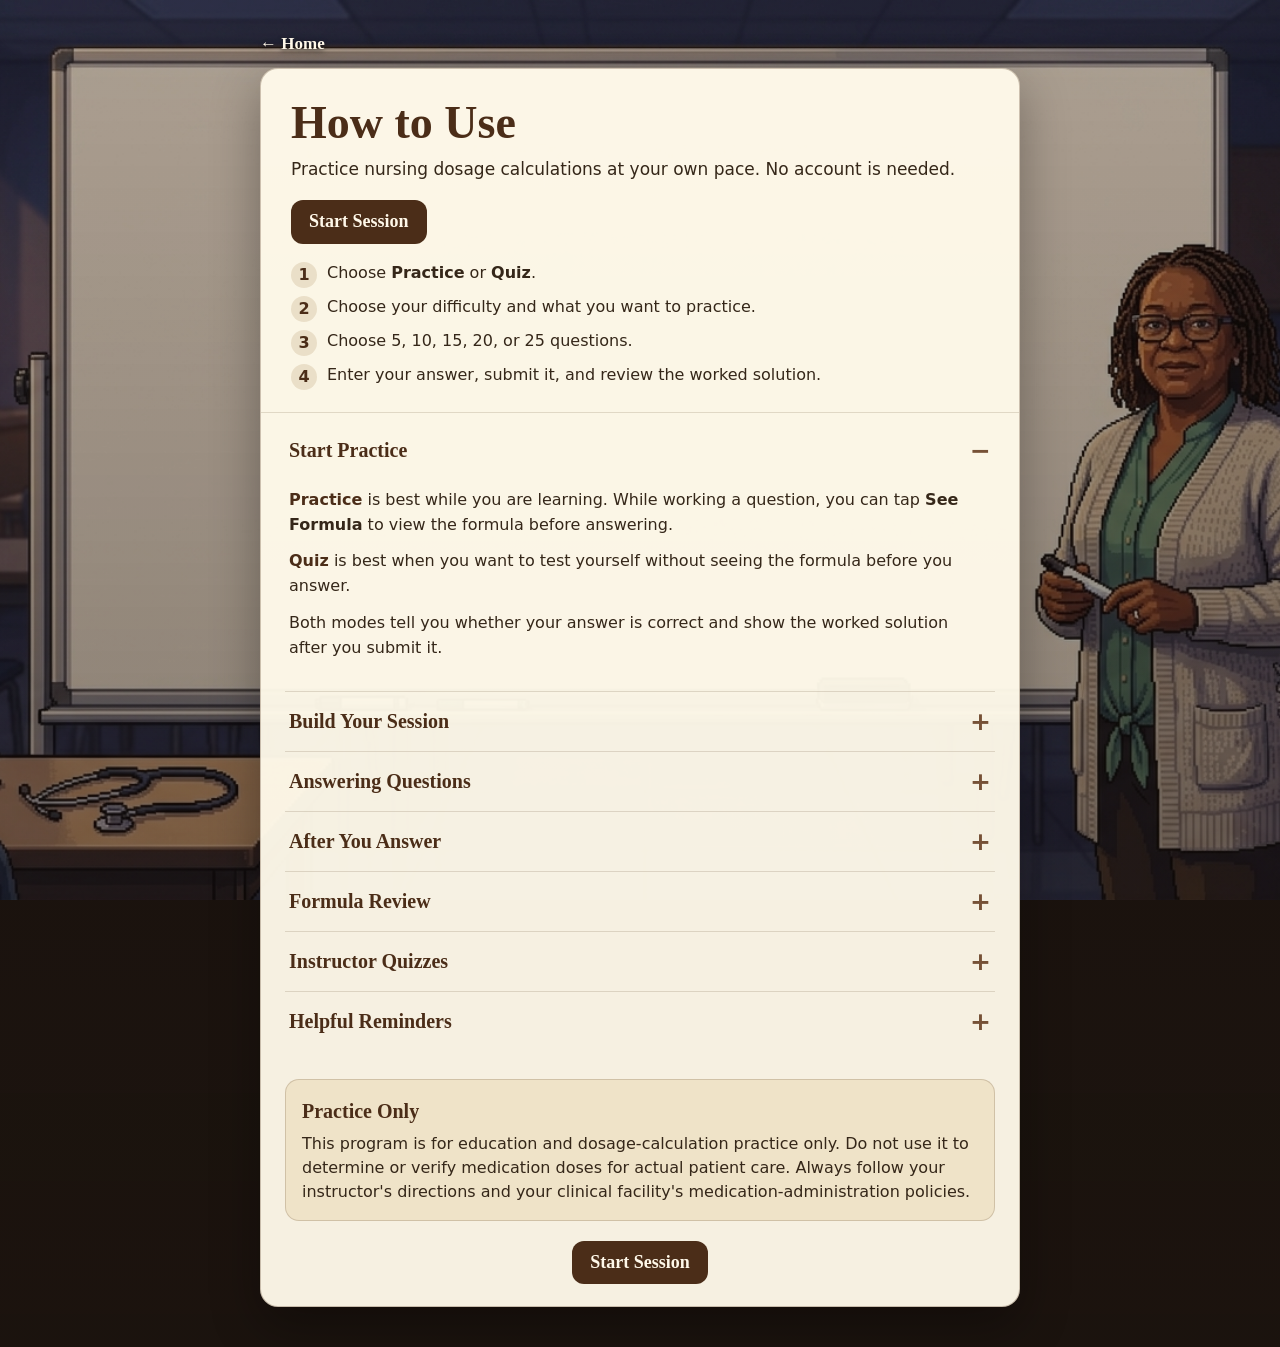
<file: web/dosage-how-to.html>
<!doctype html>
<html lang="en">
<head>
  <meta charset="utf-8">
  <meta name="viewport" content="width=device-width, initial-scale=1">
  <title>How to Use · Dr. Reid's Dosage Calc Pro</title>
  <style>
    * { box-sizing: border-box; }
    html, body { margin: 0; min-height: 100%; }
    body {
      min-height: 100svh;
      background: #1b130e;
      color: #352719;
      font-family: system-ui, -apple-system, BlinkMacSystemFont, "Segoe UI", sans-serif;
      overflow-x: hidden;
    }
    .shell {
      min-height: 100svh;
      padding: 18px 14px 40px;
      background:
        linear-gradient(rgba(27,19,14,.34), rgba(27,19,14,.58)),
        url("images/dosage-lab/dosage-lab-classroom.png?v=20260819-1") center/cover fixed no-repeat;
    }
    .page { width: min(760px, 100%); margin: 0 auto; }
    .topbar { display: flex; align-items: center; justify-content: space-between; gap: 12px; margin-bottom: 14px; }
    .home-link {
      color: #fff8e9;
      text-decoration: none;
      font: 700 17px/1.2 "Segoe Print", "Bradley Hand", "Comic Sans MS", cursive;
      text-shadow: 0 2px 5px rgba(0,0,0,.65);
    }
    .paper {
      background: rgba(255,250,235,.96);
      border: 1px solid rgba(84,55,30,.28);
      border-radius: 18px;
      box-shadow: 0 18px 50px rgba(0,0,0,.32);
      overflow: hidden;
    }
    .hero { padding: 24px 20px 18px; border-bottom: 1px solid rgba(84,55,30,.16); }
    h1, h2, summary {
      font-family: "Segoe Print", "Bradley Hand", "Comic Sans MS", cursive;
      color: #4b2d18;
    }
    h1 { margin: 0 0 8px; font-size: clamp(30px, 8vw, 46px); line-height: 1.05; }
    .lead { margin: 0 0 18px; font-size: 17px; line-height: 1.55; }
    .start {
      display: inline-block;
      padding: 12px 18px;
      border-radius: 12px;
      background: #4b2d18;
      color: #fff8e9;
      text-decoration: none;
      font: 700 18px/1.1 "Segoe Print", "Bradley Hand", "Comic Sans MS", cursive;
    }
    .quick { display: grid; gap: 8px; margin: 18px 0 0; padding: 0; list-style: none; }
    .quick li { display: flex; gap: 10px; align-items: flex-start; line-height: 1.4; }
    .num {
      flex: 0 0 26px; height: 26px; display: grid; place-items: center;
      border-radius: 50%; background: #eadfc8; color: #4b2d18; font-weight: 800;
    }
    .sections { padding: 8px 14px 14px; }
    details { border-bottom: 1px solid rgba(84,55,30,.16); }
    details:last-of-type { border-bottom: 0; }
    summary {
      cursor: pointer;
      list-style: none;
      padding: 17px 4px;
      font-weight: 800;
      font-size: 20px;
      display: flex;
      justify-content: space-between;
      align-items: center;
      gap: 12px;
    }
    summary::-webkit-details-marker { display: none; }
    summary::after { content: "+"; font: 800 25px/1 system-ui, sans-serif; color: #765136; }
    details[open] summary::after { content: "−"; }
    .content { padding: 0 4px 18px; font-size: 16px; line-height: 1.55; }
    .content p { margin: 8px 0 12px; }
    .content ul { margin: 8px 0 12px; padding-left: 22px; }
    .content li { margin: 5px 0; }
    .label { font-weight: 800; color: #4b2d18; }
    .example {
      margin: 9px 0;
      padding: 10px 12px;
      border-radius: 10px;
      background: #f2ead8;
      font: 700 17px/1.35 ui-monospace, SFMono-Regular, Menlo, monospace;
    }
    .notice {
      margin: 14px;
      padding: 16px;
      border-radius: 14px;
      background: #efe3c8;
      border: 1px solid rgba(84,55,30,.2);
      line-height: 1.5;
    }
    .notice h2 { margin: 0 0 6px; font-size: 20px; }
    .bottom { text-align: center; padding: 6px 14px 22px; }
    @media (min-width: 700px) {
      .shell { padding-top: 34px; }
      .hero { padding: 30px 30px 22px; }
      .sections { padding-left: 24px; padding-right: 24px; }
      .notice { margin-left: 24px; margin-right: 24px; }
    }
  </style>
</head>
<body>
  <main class="shell">
    <div class="page">
      <div class="topbar"><a class="home-link" href="dosage-lab-prototype.html">← Home</a></div>
      <article class="paper">
        <header class="hero">
          <h1>How to Use</h1>
          <p class="lead">Practice nursing dosage calculations at your own pace. No account is needed.</p>
          <a class="start" href="dosage-lab-run.html">Start Session</a>
          <ol class="quick" aria-label="Quick start">
            <li><span class="num">1</span><span>Choose <strong>Practice</strong> or <strong>Quiz</strong>.</span></li>
            <li><span class="num">2</span><span>Choose your difficulty and what you want to practice.</span></li>
            <li><span class="num">3</span><span>Choose 5, 10, 15, 20, or 25 questions.</span></li>
            <li><span class="num">4</span><span>Enter your answer, submit it, and review the worked solution.</span></li>
          </ol>
        </header>

        <section class="sections">
          <details open>
            <summary>Start Practice</summary>
            <div class="content">
              <p><span class="label">Practice</span> is best while you are learning. While working a question, you can tap <strong>See Formula</strong> to view the formula before answering.</p>
              <p><span class="label">Quiz</span> is best when you want to test yourself without seeing the formula before you answer.</p>
              <p>Both modes tell you whether your answer is correct and show the worked solution after you submit it.</p>
            </div>
          </details>

          <details>
            <summary>Build Your Session</summary>
            <div class="content">
              <p><span class="label">Difficulty:</span> Easy, Standard, or Challenge. Difficulty changes how convenient the numbers are, not the nursing logic.</p>
              <p><span class="label">Choose what to practice:</span></p>
              <ul>
                <li><strong>Medication Dosing</strong> — medication amounts, reconstitution, and electrolyte volumes</li>
                <li><strong>Pediatric Dosing</strong> — weight-based dosing, safe-dose ranges, and divided doses</li>
                <li><strong>Infusion Rates</strong> — pump rates, gravity rates, mL/hr, gtt/min, and other infusion-rate calculations</li>
                <li><strong>IV Time &amp; Volume</strong> — infusion duration and completion time</li>
              </ul>
              <p>Choose a whole family for variety, choose one subtype to drill a specific skill, or use <strong>Random Mix — All Families</strong>.</p>
            </div>
          </details>

          <details>
            <summary>Answering Questions</summary>
            <div class="content">
              <p>For most questions, enter the <strong>number and unit</strong>.</p>
              <div class="example">4.7 mL</div>
              <div class="example">125 mL/hr</div>
              <p>The unit matters. A correct number with the wrong unit is not a complete dosage-calculation answer.</p>
              <p>For IV completion-time questions, enter 24-hour time:</p>
              <div class="example">16:30</div>
              <p>For pediatric safe-dose questions, you may first choose <strong>Safe</strong>, <strong>Too Low</strong>, or <strong>Too High</strong>. If the dose is safe, you may then calculate the amount to administer.</p>
            </div>
          </details>

          <details>
            <summary>After You Answer</summary>
            <div class="content">
              <p>The program shows whether your answer is <strong>Correct</strong> or <strong>Incorrect</strong>, followed by the correct answer, formula, and worked calculation.</p>
              <p>Choose <strong>Next Question</strong> to continue. At the end, you will see your score and percentage.</p>
            </div>
          </details>

          <details>
            <summary>Formula Review</summary>
            <div class="content">
              <p>Choose <strong>Formula Review</strong> from the home page when you want to study the dosage calculation formulas without starting a practice session.</p>
            </div>
          </details>

          <details>
            <summary>Instructor Quizzes</summary>
            <div class="content">
              <p>Choose <strong>Instructor Quizzes</strong> to see quizzes that have been prepared and published by your instructor.</p>
              <p>Select the assigned quiz and work through it one question at a time. Your score and percentage are shown when the quiz is complete.</p>
              <p>If no quizzes are currently published, the page will tell you.</p>
            </div>
          </details>

          <details>
            <summary>Helpful Reminders</summary>
            <div class="content">
              <ul>
                <li>Read the entire question before calculating.</li>
                <li>Pay close attention to units.</li>
                <li>Convert units when necessary before solving.</li>
                <li>Follow any rounding directions in the question.</li>
                <li>Enter the requested unit with your answer.</li>
                <li>If you miss a question, review the worked solution before moving on.</li>
              </ul>
            </div>
          </details>
        </section>

        <aside class="notice">
          <h2>Practice Only</h2>
          This program is for education and dosage-calculation practice only. Do not use it to determine or verify medication doses for actual patient care. Always follow your instructor's directions and your clinical facility's medication-administration policies.
        </aside>

        <div class="bottom"><a class="start" href="dosage-lab-run.html">Start Session</a></div>
      </article>
    </div>
  </main>
</body>
</html>
</file>
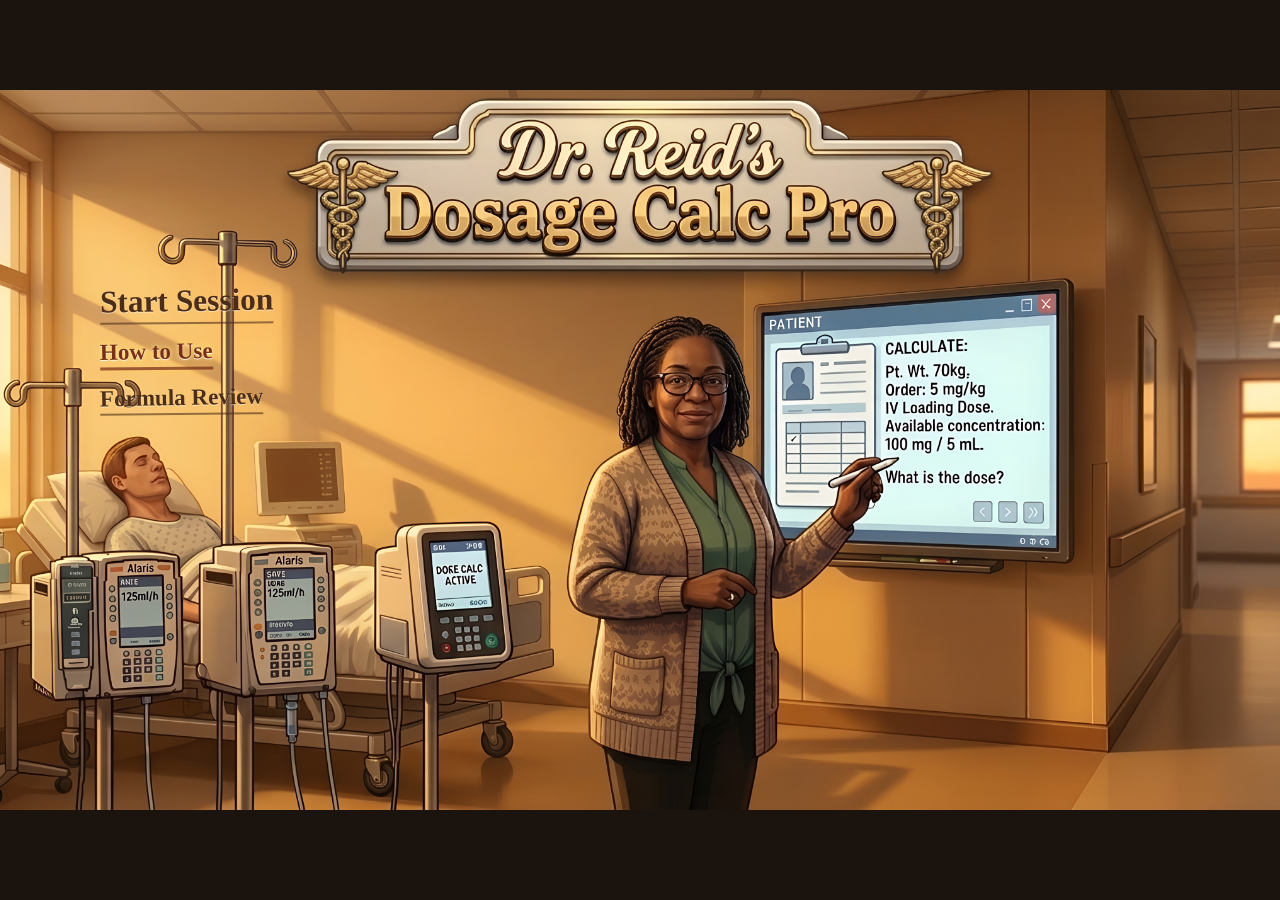
<file: web/dosage-lab-prototype.html>
<!doctype html>
<html lang="en">
<head>
  <meta charset="utf-8">
  <meta name="viewport" content="width=device-width, initial-scale=1">
  <title>Dr. Reid's Dosage Calc Pro</title>
  <link rel="stylesheet" href="dosage-lab-home.css">
</head>
<body>
  <main class="home-shell">
    <section class="home-stage" aria-label="Dr. Reid's Dosage Calc Pro">
      <nav class="home-actions" aria-label="Dosage calculation options">
        <a class="home-action primary" href="dosage-lab-run.html">Start Session</a>
        <a class="home-action guide" href="dosage-how-to.html">How to Use</a>
        <a class="home-action" href="dosage-lab-run.html#formulas">Formula Review</a>
      </nav>
    </section>

    <section class="portrait-home" aria-label="Dr. Reid's Dosage Calc Pro mobile home">
      <nav class="portrait-actions" aria-label="Dosage calculation options">
        <a class="portrait-action primary" href="dosage-lab-run.html">Start Session</a>
        <a class="portrait-action guide" href="dosage-how-to.html"><span class="new-here">New here?</span>How to Use</a>
        <a class="portrait-action" href="dosage-lab-run.html#formulas">Formula Review</a>
      </nav>
    </section>
  </main>
</body>
</html>
</file>
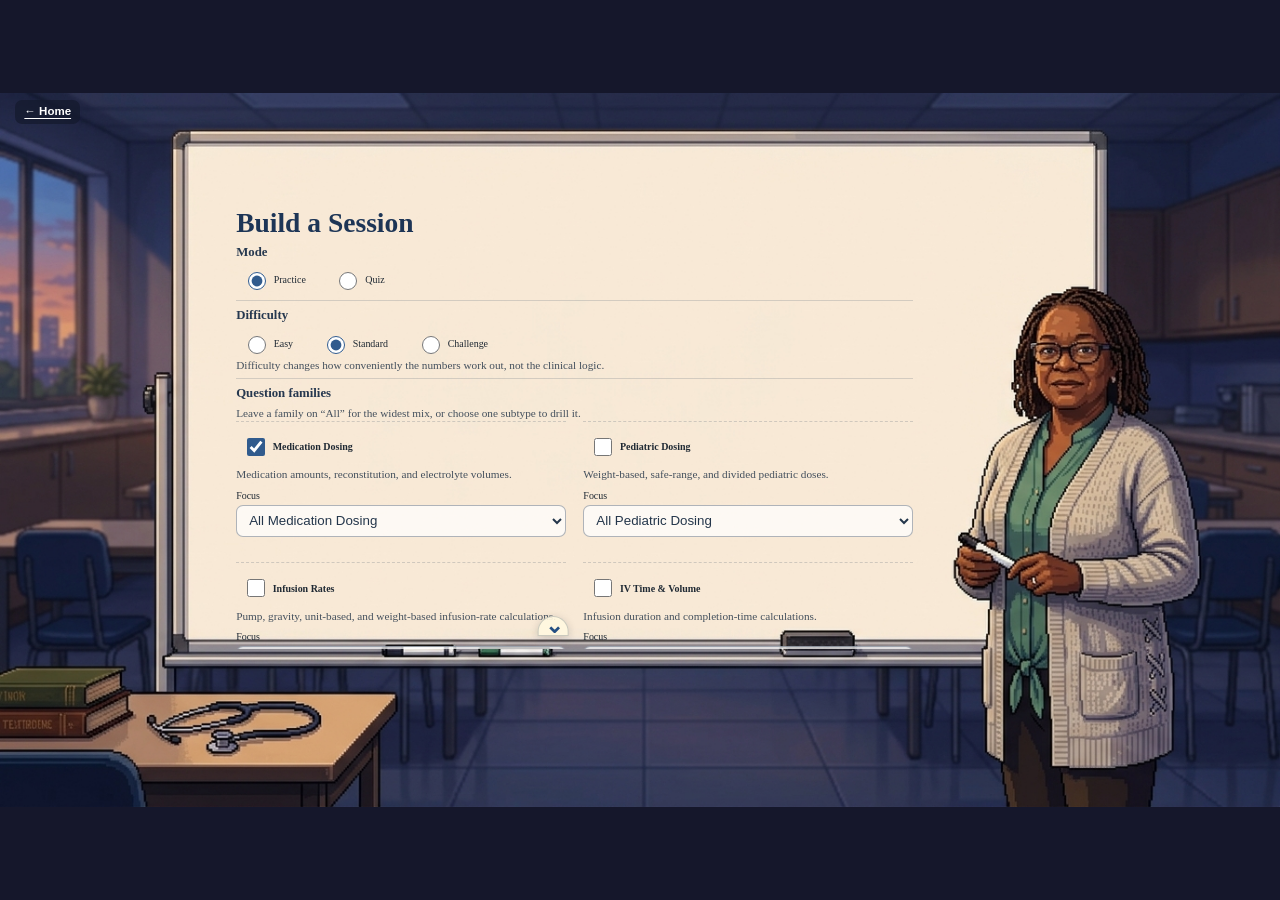
<file: web/dosage-lab-run.html>
<!doctype html>
<html lang="en">
<head>
  <meta charset="utf-8">
  <meta name="viewport" content="width=device-width, initial-scale=1">
  <title>Dr. Reid's Dosage Calc Pro</title>
  <link rel="stylesheet" href="dosage-lab.css">
</head>
<body>
  <main class="dosage-lab-shell">
    <section class="dosage-lab-stage" aria-label="Dosage calculation classroom">
      <a class="home-link" href="dosage-lab-prototype.html">← Home</a>
      <section id="app" class="board dosage-board" aria-live="polite" tabindex="-1"></section>
      <button id="scroll-cue" class="scroll-cue" type="button" aria-label="Show more session options" hidden><span aria-hidden="true">⌄</span></button>
    </section>
  </main>
  <script src="dosage-engine.js?v=20260820-1"></script>
  <script src="dosage-engine-clinical-pools.js?v=20260820-1"></script>
  <script src="dosage-engine-expanded-clinical.js?v=20260820-1"></script>
  <script src="dosage-engine-rate-expansion.js?v=20260820-1"></script>
  <script src="dosage-families.js?v=20260820-1"></script>
  <script src="dosage-lab.js"></script>
</body>
</html>
</file>
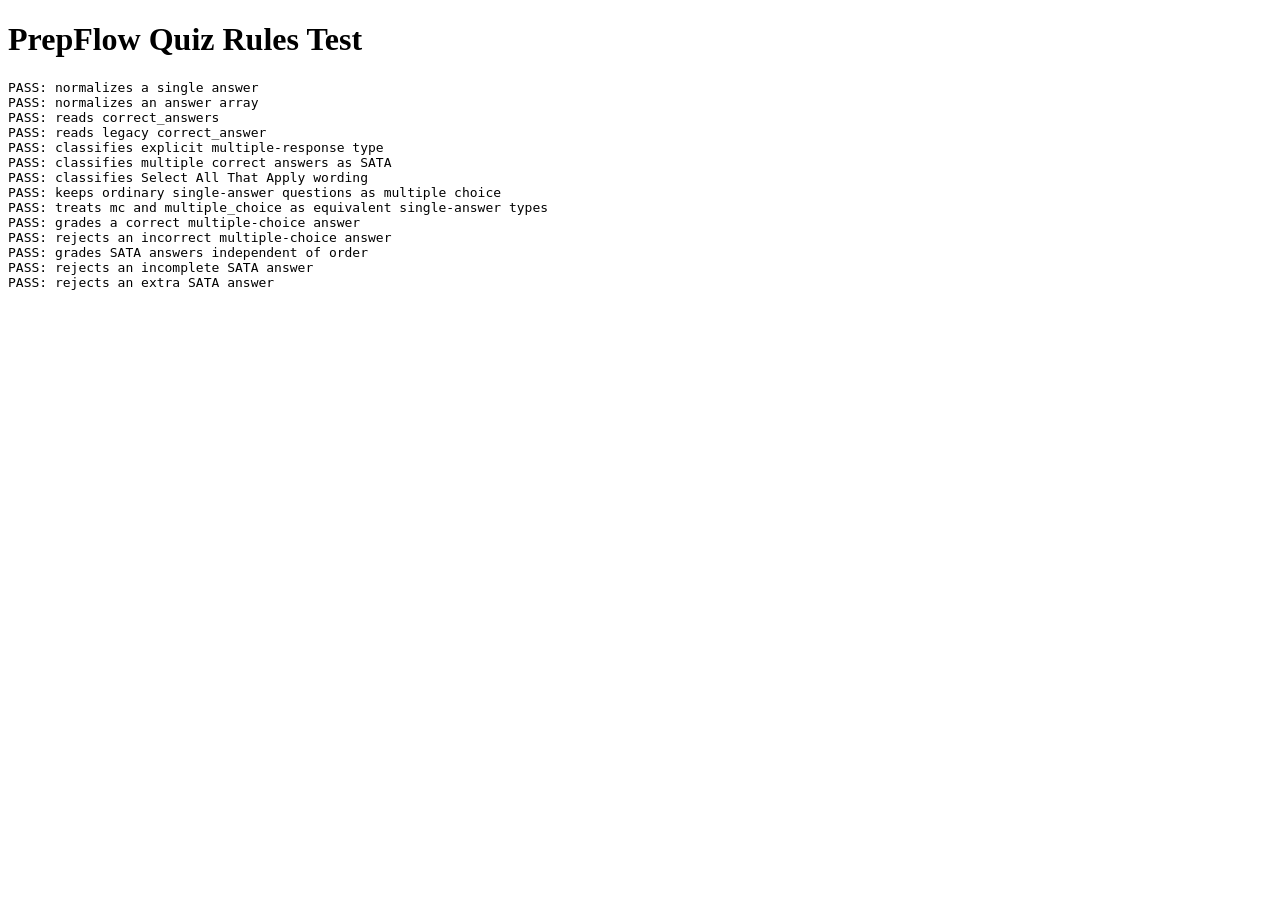
<file: web/quiz-rules.test.html>
<!doctype html>
<html lang="en">
<head>
  <meta charset="utf-8">
  <meta name="viewport" content="width=device-width, initial-scale=1">
  <title>PrepFlow Quiz Rules Test</title>
</head>
<body>
  <h1>PrepFlow Quiz Rules Test</h1>
  <pre id="results">Running…</pre>

  <script src="quiz-rules.js"></script>
  <script>
    const results = [];

    function check(name, condition) {
      results.push(`${condition ? "PASS" : "FAIL"}: ${name}`);
      if (!condition) {
        throw new Error(name);
      }
    }

    const rules = window.PrepFlowQuizRules;

    check(
      "normalizes a single answer",
      JSON.stringify(rules.normalizeAnswers(" a ")) === JSON.stringify(["A"])
    );

    check(
      "normalizes an answer array",
      JSON.stringify(rules.normalizeAnswers(["a", " b "])) === JSON.stringify(["A", "B"])
    );

    check(
      "reads correct_answers",
      JSON.stringify(rules.correctAnswersFor({ correct_answers: ["A", "C"] }))
        === JSON.stringify(["A", "C"])
    );

    check(
      "reads legacy correct_answer",
      JSON.stringify(rules.correctAnswersFor({ correct_answer: "b" }))
        === JSON.stringify(["B"])
    );

    check(
      "classifies explicit multiple-response type",
      rules.isMultipleResponseQuestion({
        type: "multiple_response",
        correct_answer: "A",
        stem: "Choose the best answer.",
      })
    );

    check(
      "classifies multiple correct answers as SATA",
      rules.isMultipleResponseQuestion({
        type: "mc",
        correct_answers: ["A", "C"],
        stem: "Which findings apply?",
      })
    );

    check(
      "classifies Select All That Apply wording",
      rules.isMultipleResponseQuestion({
        type: "multiple_choice",
        correct_answer: "A",
        stem: "Select all that apply.",
      })
    );

    check(
      "keeps ordinary single-answer questions as multiple choice",
      !rules.isMultipleResponseQuestion({
        type: "multiple_choice",
        correct_answer: "B",
        stem: "Which response is correct?",
      })
    );

    check(
      "treats mc and multiple_choice as equivalent single-answer types",
      ["mc", "multiple_choice"].every((type) => (
        rules.questionKind({ type }) === "single"
        && !rules.isMultipleResponseQuestion({ type, correct_answers: ["A"], stem: "Choose one." })
        && rules.evaluateAnswer({ type, correct_answers: ["A"] }, ["a"]).isCorrect
        && !rules.evaluateAnswer({ type, correct_answers: ["A"] }, ["B"]).isCorrect
      ))
    );

    check(
      "grades a correct multiple-choice answer",
      rules.evaluateAnswer({ correct_answer: "B" }, ["b"]).isCorrect
    );

    check(
      "rejects an incorrect multiple-choice answer",
      !rules.evaluateAnswer({ correct_answer: "B" }, ["A"]).isCorrect
    );

    check(
      "grades SATA answers independent of order",
      rules.evaluateAnswer(
        { correct_answers: ["A", "C"] },
        ["c", "a"]
      ).isCorrect
    );

    check(
      "rejects an incomplete SATA answer",
      !rules.evaluateAnswer(
        { correct_answers: ["A", "C"] },
        ["A"]
      ).isCorrect
    );

    check(
      "rejects an extra SATA answer",
      !rules.evaluateAnswer(
        { correct_answers: ["A", "C"] },
        ["A", "B", "C"]
      ).isCorrect
    );

    document.querySelector("#results").textContent = results.join("\n");
  </script>
</body>
</html>
</file>
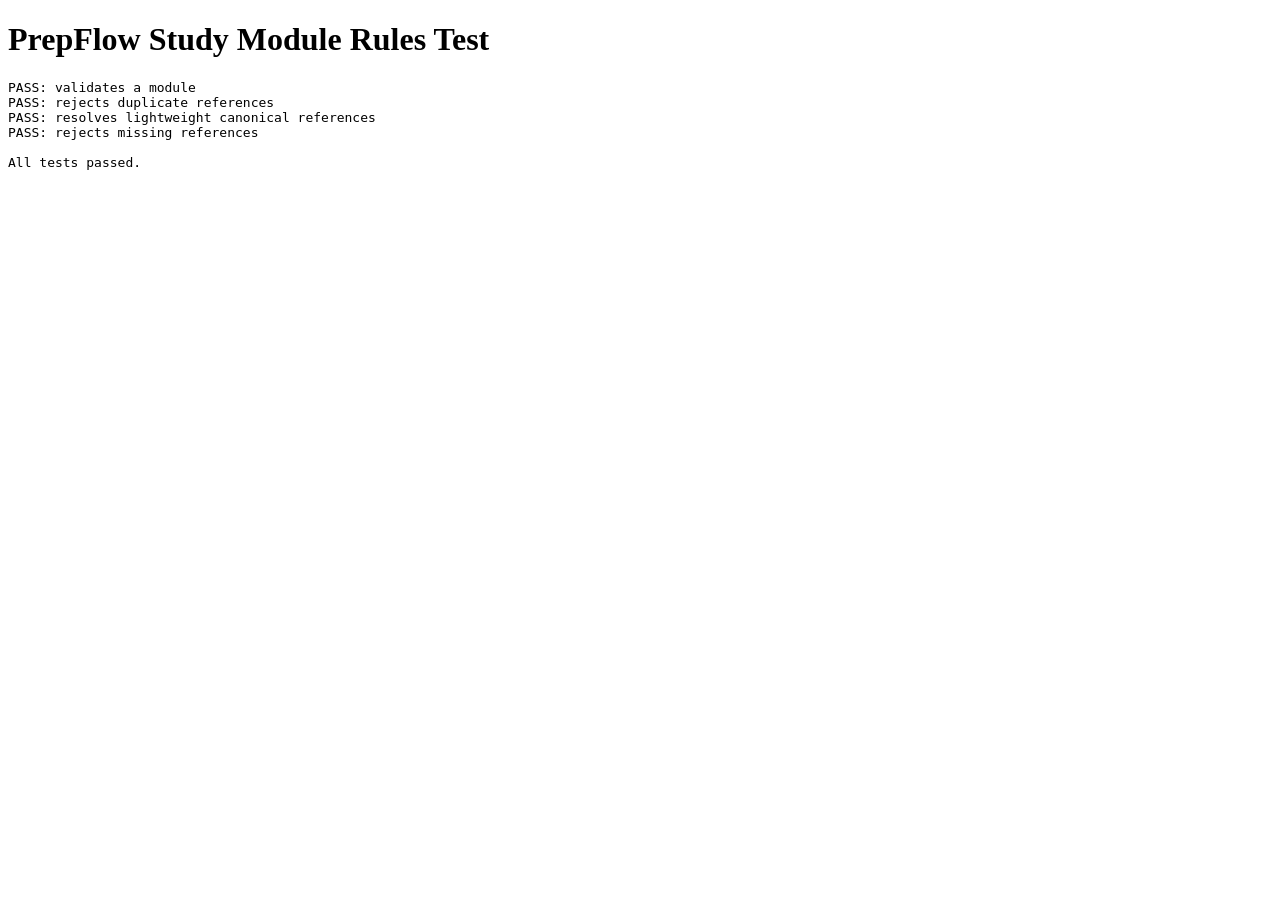
<file: web/study-module-rules.test.html>
<!doctype html>
<html lang="en">
<head><meta charset="utf-8"><title>PrepFlow Study Module Rules Test</title></head>
<body>
  <h1>PrepFlow Study Module Rules Test</h1>
  <pre id="results">Running…</pre>
  <script src="study-module-rules.js"></script>
  <script>
    const lines = [];
    function check(name, condition) {
      lines.push(`${condition ? "PASS" : "FAIL"}: ${name}`);
      if (!condition) throw new Error(name);
    }
    function moduleWith(ids = ["PFQ-test-1"]) {
      return {
        format: "prepflow_module_selection", version: "1.0", module_id: "test",
        title: "Test", expected_question_count: ids.length,
        behavior: { navigation: "subject_then_chapter", delivery: "one_question_at_a_time",
          scoring: "first_attempt_by_chapter", shuffle: "once_per_chapter",
          reuse_existing_quiz_engine: true },
        groups: [{ subject: "Test", source_pack_id: "test",
          chapters: [{ source_chapter: 1, title: "Chapter", expected_question_count: ids.length,
            question_ids: ids }] }],
      };
    }
    const rules = window.PrepFlowStudyModuleRules;
    check("validates a module", rules.validateManifest(moduleWith()).questionCount === 1);
    try { rules.validateManifest(moduleWith(["PFQ-test-1", "PFQ-test-1"])); check("rejects duplicate references", false); }
    catch (error) { check("rejects duplicate references", /duplicate question reference/.test(error.message)); }
    const group = moduleWith().groups[0];
    const pack = { pack_id: "test", questions: [{ id: "PFQ-test-1", chapter: 1, chapter_title: "Chapter" }] };
    check("resolves lightweight canonical references",
      JSON.stringify(rules.resolveChapter(group, group.chapters[0], pack, "pack.json"))
        === JSON.stringify([{ packPath: "pack.json", questionId: "PFQ-test-1" }]));
    try { rules.resolveChapter(group, group.chapters[0], { pack_id: "test", questions: [] }, "pack.json"); check("rejects missing references", false); }
    catch (error) { check("rejects missing references", /missing question reference/.test(error.message)); }
    document.querySelector("#results").textContent = `${lines.join("\n")}\n\nAll tests passed.`;
  </script>
</body>
</html>
</file>
<file: web/dosage-lab-home.css>
* { box-sizing: border-box; }
html, body { margin: 0; min-height: 100%; background: #1b130e; }
body { min-height: 100svh; }
.home-shell { min-height: 100svh; display: grid; place-items: center; overflow: hidden; background: #1b130e; }
.home-stage { position: relative; width: min(100vw, 177.78svh); aspect-ratio: 16 / 9; background: url("images/dosage-lab/home-screen.png?v=20260818-8") center/cover no-repeat; overflow: hidden; }
.home-actions { position: absolute; left: 7.8%; top: 27%; width: 27%; display: grid; gap: clamp(10px, 1.15vw, 19px); }
.home-action { display: block; width: max-content; max-width: 100%; color: #4b2d18; text-decoration: none; font: 700 clamp(18px, 1.8vw, 32px)/1.1 "Segoe Print", "Bradley Hand", "Comic Sans MS", cursive; text-shadow: 0 1px rgba(255,255,255,.5); transform: rotate(-1deg); }
.home-action::after { content: ""; display: block; height: 2px; margin-top: .12em; background: rgba(75,45,24,.58); transform: rotate(.5deg); }
.home-action.primary { font-size: clamp(24px, 2.45vw, 44px); }
.home-action.guide { color: #7a3017; text-shadow: 0 1px rgba(255,255,255,.8), 0 0 5px rgba(255,236,150,.95), 0 0 12px rgba(255,215,95,.72); }
.home-action.guide::after { height: 3px; background: rgba(122,48,23,.72); box-shadow: 0 0 6px rgba(255,215,95,.55); }
.home-action:hover, .home-action:focus-visible { color: #2c1a0e; outline: none; transform: rotate(-1deg) translateY(-1px); }

.portrait-home { display: none; }

@keyframes guideGlow {
  0%, 100% { text-shadow: 0 1px rgba(255,255,255,.8), 0 0 4px rgba(255,236,150,.75), 0 0 9px rgba(255,215,95,.5); }
  50% { text-shadow: 0 1px rgba(255,255,255,.95), 0 0 7px rgba(255,242,174,1), 0 0 15px rgba(255,215,95,.85), 0 0 22px rgba(255,193,70,.42); }
}

@media (max-aspect-ratio: 1/1) {
  .home-shell { display: block; overflow: hidden; background: #1b130e; }
  .home-stage { display: none; }
  .portrait-home {
    position: relative;
    display: block;
    width: 100vw;
    min-height: 100svh;
    overflow: hidden;
    background: url("images/dosage-lab/home-screen-mobile.webp?v=20260820-1") center top / cover no-repeat;
  }
  .portrait-actions {
    position: absolute;
    z-index: 3;
    left: 15%;
    top: 31.5%;
    width: 56%;
    display: grid;
    gap: clamp(10px, 1.55svh, 16px);
    padding: 0;
    border: 0;
    background: transparent;
    box-shadow: none;
  }
  .portrait-action {
    display: block;
    width: max-content;
    max-width: 100%;
    color: #4b2d18;
    text-decoration: none;
    font: 700 clamp(18px, 5.2vw, 26px)/1.12 "Segoe Print", "Bradley Hand", "Comic Sans MS", cursive;
    text-shadow: 0 1px rgba(255,255,255,.62);
    transform: rotate(-1deg);
  }
  .portrait-action::after {
    content: "";
    display: block;
    height: 2px;
    margin-top: .08em;
    background: rgba(75,45,24,.5);
    transform: rotate(.4deg);
  }
  .portrait-action.primary { font-size: clamp(24px, 6.5vw, 32px); }
  .portrait-action.guide {
    color: #7a3017;
    background: transparent;
    border: 0;
    padding: 0;
    margin: 0;
    box-shadow: none;
    animation: guideGlow 2.6s ease-in-out infinite;
  }
  .portrait-action.guide::after { background: rgba(122,48,23,.72); box-shadow: 0 0 6px rgba(255,215,95,.6); }
  .new-here {
    display: block;
    margin-bottom: 2px;
    font: 800 clamp(10px, 2.7vw, 13px)/1 system-ui, -apple-system, "Segoe UI", sans-serif;
    letter-spacing: .02em;
    text-transform: uppercase;
    color: #7a3017;
  }
}

@media (max-aspect-ratio: 3/4) {
  .portrait-actions { left: 15%; top: 31.5%; width: 57%; }
}

@media (prefers-reduced-motion: reduce) {
  .portrait-action.guide { animation: none; }
}
</file>
<file: web/dosage-lab.css>
*{box-sizing:border-box}html,body{margin:0;min-height:100%;background:#15172b;color:#213043;font-family:"Segoe Print","Bradley Hand","Comic Sans MS",cursive}body{min-height:100svh;display:grid;place-items:center;overflow:hidden}.dosage-lab-shell{width:100vw;height:100svh;display:grid;place-items:center;background:#15172b}.dosage-lab-stage{position:relative;width:min(100vw,calc(100svh * 16 / 9));aspect-ratio:16/9;background:url("images/dosage-lab/dosage-lab-classroom.png?v=20260819-1") center/contain no-repeat;overflow:hidden}.home-link{position:absolute;left:1.2%;top:1.4%;z-index:5;color:#fff;text-decoration:underline;text-underline-offset:3px;font:700 clamp(10px,.9vw,15px)/1 Arial,Helvetica,sans-serif;background:rgba(20,25,45,.72);padding:6px 9px;border-radius:7px}.board,.dosage-board{position:absolute;left:17.2%;top:14.2%;width:55.4%;height:63.5%;min-height:0;background:transparent;border:0;box-shadow:none;border-radius:0;padding:clamp(8px,1.25vw,24px);overflow-y:auto;overflow-x:hidden;color:#1f2933}.title{margin:0 0 clamp(4px,.55vw,9px);font-size:clamp(16px,2.15vw,37px);line-height:1.08;color:#1d3556}.subtitle{margin:0 0 clamp(6px,.8vw,14px);font-size:clamp(11px,1.35vw,23px);color:#3f5168}.copy,.note{margin:0;font-family:Georgia,"Times New Roman",serif;color:#44505d;font-size:clamp(8px,.88vw,15px);line-height:1.28}.actions{display:flex;gap:clamp(8px,.8vw,14px);flex-wrap:wrap;margin-top:clamp(8px,1vw,16px)}.text-action,.submit{appearance:none;border:0;background:transparent;color:#244f83;padding:1px 0;text-decoration:underline;text-underline-offset:3px;cursor:pointer;font:700 clamp(9px,.95vw,16px)/1.15 "Segoe Print","Bradley Hand","Comic Sans MS",cursive}.submit{font-size:clamp(10px,1.05vw,18px)}.setup{display:grid;gap:clamp(5px,.55vw,10px)}.section{padding-bottom:clamp(4px,.45vw,8px);border-bottom:1px solid rgba(49,67,89,.18)}.section h3{margin:0 0 clamp(3px,.4vw,7px);color:#26384f;font-size:clamp(10px,1vw,17px)}.choice-row,.type-grid{display:flex;flex-wrap:wrap;gap:clamp(4px,.45vw,8px) clamp(8px,.8vw,14px)}.type-grid{display:grid;grid-template-columns:repeat(2,minmax(0,1fr))}.choice{display:flex;align-items:center;gap:5px;font-size:clamp(8px,.78vw,13px);cursor:pointer}.choice input{width:14px;height:14px;accent-color:#315b8d}.field{display:grid;gap:clamp(3px,.3vw,6px);margin-top:clamp(6px,.65vw,11px);min-width:0;font-size:clamp(8px,.78vw,13px)}.field select{display:block;width:100%;max-width:100%;min-width:0}.setup-message{min-height:1em;margin:3px 0 0;color:#9a3f2b;font-size:clamp(7px,.7vw,12px)}.meta{display:flex;justify-content:space-between;gap:10px;color:#566273;font:700 clamp(8px,.8vw,14px)/1 Georgia,"Times New Roman",serif;margin-bottom:clamp(6px,.75vw,12px)}.problem{font-size:clamp(13px,1.7vw,29px);line-height:1.3;color:#1f2f43;margin:clamp(4px,.5vw,8px) 0 clamp(10px,1.2vw,20px)}.answer-row{display:flex;align-items:center;gap:clamp(6px,.8vw,12px);flex-wrap:wrap}.answer-input{min-width:0;width:min(72%,520px);border:0;border-bottom:2px solid #5e6b78;background:transparent;padding:4px;color:#1d2b3a;font:700 clamp(12px,1.45vw,24px)/1.15 "Segoe Print","Bradley Hand","Comic Sans MS",cursive;outline:none}.feedback{margin-top:clamp(8px,1vw,16px);padding-top:clamp(5px,.7vw,10px);border-top:1px solid rgba(49,67,89,.18)}.feedback h3{margin:0 0 4px;font-size:clamp(12px,1.2vw,20px)}.feedback p{margin:0;font-size:clamp(9px,.9vw,15px)}.feedback.correct{color:#21623a}.feedback.incorrect{color:#8a3528}.solution{white-space:pre-line;font-family:Georgia,"Times New Roman",serif;color:#334153;font-size:clamp(8px,.82vw,14px);line-height:1.4}.formula-help{margin-top:clamp(6px,.7vw,12px);padding:clamp(6px,.6vw,10px) 0;border-top:1px dashed rgba(49,67,89,.25);border-bottom:1px dashed rgba(49,67,89,.25);font-size:clamp(8px,.85vw,14px)}.formula-grid{display:grid;grid-template-columns:repeat(2,minmax(0,1fr));gap:clamp(5px,.5vw,9px) clamp(12px,1.2vw,22px)}.formula-item{padding:4px 0 6px;border-bottom:1px solid rgba(49,67,89,.16)}.formula-item h3{margin:0 0 2px;color:#213043;font-size:clamp(9px,.9vw,15px)}.equation{font-weight:700;color:#17263a;font-size:clamp(8px,.85vw,14px)}.formula-item p{margin:2px 0 0;font-family:Georgia,"Times New Roman",serif;color:#4b5662;font-size:clamp(7px,.67vw,11px);line-height:1.2}.nav{display:grid;grid-template-columns:1fr auto 1fr;align-items:center;margin-top:clamp(7px,.8vw,13px)}.nav>:last-child{justify-self:end}.results{text-align:center;padding:clamp(20px,5vh,50px) 0}.score{font-size:clamp(28px,4vw,66px);color:#1d3556;margin:8px 0}.small{font-size:.9em;opacity:.8}.type-groups{display:grid;grid-template-columns:repeat(2,minmax(0,1fr));gap:clamp(10px,1vw,16px) clamp(14px,1.35vw,24px)}.type-group{min-width:0;padding:clamp(7px,.7vw,12px) 0 clamp(10px,1vw,16px);border-top:1px dashed rgba(49,67,89,.2)}.type-group>.choice{margin-bottom:clamp(3px,.35vw,6px)}.type-group>.note{margin-bottom:clamp(4px,.45vw,8px)}.type-group h4{margin:0 0 clamp(4px,.4vw,7px);color:#1d3556;font-size:clamp(9px,.9vw,15px)}.type-group-grid{display:grid;gap:clamp(3px,.3vw,5px)}@media(max-aspect-ratio:1/1){body{overflow:auto}.dosage-lab-shell{min-height:100svh;height:auto;align-content:start}.dosage-lab-stage{width:100vw;margin-top:max(0px,calc((100svh - 56.25vw)/2))}.board,.dosage-board{overflow-y:auto;overflow-x:hidden}.type-grid,.formula-grid,.type-groups{grid-template-columns:1fr}.answer-input{width:100%}}

.scroll-cue{position:absolute;z-index:6;left:43.2%;top:73%;width:clamp(22px,2.4vw,42px);height:clamp(15px,1.6vw,28px);transform:translateX(-50%);border:1px solid rgba(49,67,89,.25);border-radius:999px 999px 8px 8px;background:rgba(255,248,224,.92);color:#244f83;box-shadow:0 2px 8px rgba(18,29,44,.18);cursor:pointer;font:800 clamp(14px,1.7vw,29px)/.55 Arial,sans-serif;animation:scrollNudge 1.8s ease-in-out 2}
.scroll-cue[hidden],.scroll-cue.is-done{display:none}
@keyframes scrollNudge{0%,100%{transform:translate(-50%,0)}50%{transform:translate(-50%,4px)}}
.feedback-screen{animation:feedbackIn .2s ease-out}
.feedback-head{display:flex;align-items:baseline;justify-content:space-between;gap:10px;margin-bottom:clamp(4px,.55vw,9px)}
.feedback-head h2{margin:0;font-size:clamp(15px,1.7vw,29px)}
.feedback-head.correct h2{color:#21623a}.feedback-head.incorrect h2{color:#8a3528}
.feedback-question{margin:0 0 clamp(7px,.8vw,13px);padding-bottom:clamp(6px,.7vw,11px);border-bottom:1px solid rgba(49,67,89,.18);font-family:Georgia,"Times New Roman",serif;font-size:clamp(8px,.83vw,14px);line-height:1.32;color:#334153}
.answer-summary{display:flex;flex-wrap:wrap;gap:clamp(5px,.7vw,12px) clamp(12px,1.3vw,22px);margin-bottom:clamp(7px,.8vw,13px);font-family:Georgia,"Times New Roman",serif;font-size:clamp(8px,.82vw,14px);color:#334153}
.translation{display:grid;gap:clamp(7px,.75vw,12px)}
.translation-step{padding:clamp(5px,.55vw,9px) 0;border-top:1px dashed rgba(49,67,89,.24)}
.translation-step-title{margin:0 0 clamp(4px,.45vw,7px);font:700 clamp(8px,.8vw,13px)/1.1 Georgia,"Times New Roman",serif;color:#596575}
.translation-line{display:flex;align-items:stretch;gap:clamp(2px,.26vw,5px);min-width:0}
.translation-term{display:grid;grid-template-rows:auto auto;align-content:center;min-width:0;flex:1;padding:clamp(3px,.35vw,6px);border-bottom:2px solid rgba(49,67,89,.28);text-align:center}
.translation-label{font:700 clamp(6px,.62vw,10px)/1.1 Georgia,"Times New Roman",serif;color:#6a7480}
.translation-value{margin-top:2px;font:700 clamp(8px,.88vw,15px)/1.13 "Segoe Print","Bradley Hand","Comic Sans MS",cursive;color:#17263a;overflow-wrap:anywhere}
.translation-term.result{border-bottom-color:#315b8d;background:rgba(232,241,251,.48)}
.translation-term.result .translation-value{color:#214f83}
.translation-op{display:grid;place-items:end center;flex:0 0 auto;padding:0 1px clamp(5px,.48vw,8px);font:800 clamp(8px,.9vw,15px)/1 Georgia,"Times New Roman",serif;color:#4d5966}
.feedback-note{margin:clamp(6px,.7vw,11px) 0 0;font-family:Georgia,"Times New Roman",serif;color:#44505d;font-size:clamp(7px,.73vw,12px);line-height:1.25}
@keyframes feedbackIn{from{opacity:.2;transform:translateY(4px)}to{opacity:1;transform:none}}
@media(max-aspect-ratio:1/1){.translation-line{gap:2px}.translation-term{padding:3px 2px}.translation-label{font-size:clamp(6px,1.7vw,9px)}.translation-value{font-size:clamp(8px,2.25vw,12px)}.translation-op{font-size:clamp(8px,2vw,11px);padding-bottom:5px}.feedback-question,.answer-summary{font-size:clamp(8px,2vw,11px)}}
@media(prefers-reduced-motion:reduce){.scroll-cue,.feedback-screen{animation:none}}

/* Clear, forgiving interaction targets throughout the student-facing calculator. */
.text-action,.submit{display:inline-flex;align-items:center;justify-content:center;min-height:clamp(28px,2.35vw,40px);padding:clamp(5px,.48vw,8px) clamp(6px,.62vw,11px);border-radius:7px}
.text-action:hover,.text-action:focus-visible{background:rgba(232,241,251,.64);outline:2px solid rgba(36,79,131,.36);outline-offset:2px}
.text-action:disabled{opacity:.5;cursor:not-allowed}
.actions,.answer-row{column-gap:clamp(12px,1.15vw,20px);row-gap:clamp(8px,.8vw,14px)}
.choice-row{column-gap:clamp(12px,1.2vw,21px);row-gap:clamp(7px,.7vw,12px)}
.choice{min-height:clamp(28px,2.3vw,40px);padding:clamp(3px,.32vw,6px) clamp(5px,.52vw,9px);border-radius:7px}
.choice:hover,.choice:focus-within{background:rgba(232,241,251,.5);outline:2px solid rgba(36,79,131,.25);outline-offset:1px}
.choice input{flex:0 0 auto;width:clamp(17px,1.4vw,22px);height:clamp(17px,1.4vw,22px)}
.field select{min-height:clamp(32px,2.5vw,42px);padding:4px 8px;border:1px solid rgba(49,67,89,.38);border-radius:7px;background:rgba(255,255,255,.72);color:#24364b}
.answer-input{min-height:clamp(34px,2.7vw,45px)}
.safety-choices{display:grid;grid-template-columns:repeat(3,minmax(0,1fr));gap:clamp(10px,1.15vw,20px);margin:clamp(8px,.9vw,15px) 0}
.safety-choice,.answer-row>[data-safety]{width:100%;min-height:clamp(38px,3vw,50px);padding:clamp(7px,.7vw,12px);border:1px solid rgba(36,79,131,.38);border-radius:10px;background:rgba(238,244,250,.68);text-decoration:none;white-space:nowrap}
.safety-choice:hover,.safety-choice:focus-visible,.answer-row>[data-safety]:hover,.answer-row>[data-safety]:focus-visible{background:rgba(218,233,247,.9);border-color:#244f83}
.home-link:focus-visible{outline:2px solid #fff;outline-offset:3px}
@media(pointer:coarse){.text-action,.submit,.choice,.field select,.answer-input,.home-link{min-height:44px}.home-link{display:inline-flex;align-items:center;padding:8px 11px}.safety-choice,.answer-row>[data-safety]{min-height:48px}}
</file>
